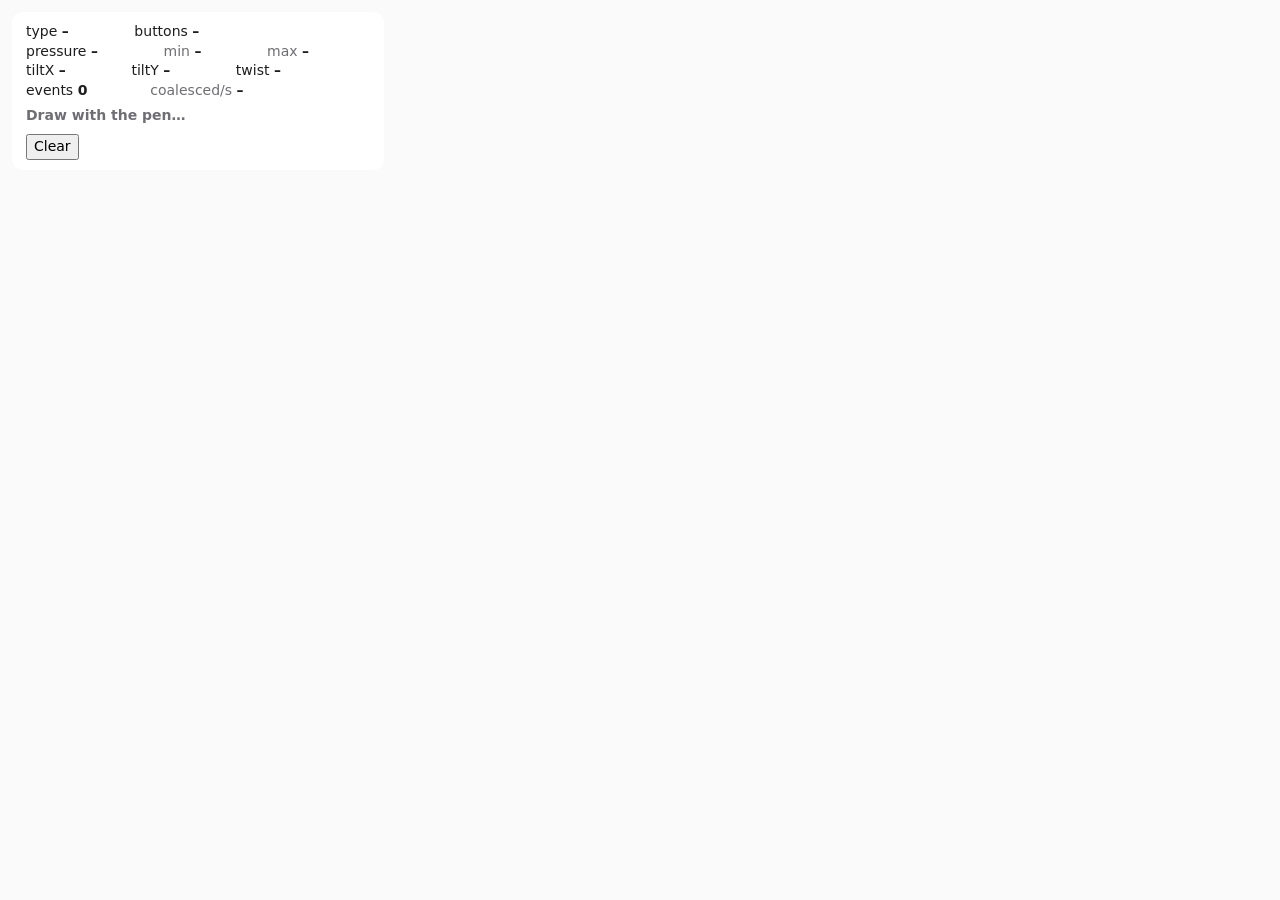
<file: tools/pen-test/index.html>
<!doctype html>
<html lang="en">
<head>
<meta charset="utf-8">
<meta name="viewport" content="width=device-width, initial-scale=1">
<title>Inkbridge pen test</title>
<!--
  Shows exactly what the OS delivers to applications through the standard
  Pointer Events API: pointer type, pressure, tilt and twist. Stroke width is
  proportional to pressure. Open it in any browser (Edge/Chrome/Firefox) on
  the host and draw with Inkbridge.
-->
<style>
  :root { color-scheme: light dark; --bg: #fafafa; --fg: #1d1d1f; --muted: #6e6e73; --ink: #1d4ed8; --panel: rgba(255,255,255,.85); }
  @media (prefers-color-scheme: dark) { :root { --bg: #111; --fg: #f2f2f2; --muted: #a0a0a5; --ink: #7aa2ff; --panel: rgba(30,30,30,.85); } }
  html, body { margin: 0; height: 100%; background: var(--bg); color: var(--fg); font: 14px/1.4 system-ui, sans-serif; }
  canvas { position: fixed; inset: 0; width: 100%; height: 100%; touch-action: none; cursor: crosshair; }
  #panel { position: fixed; top: 12px; left: 12px; padding: 10px 14px; border-radius: 10px; background: var(--panel); backdrop-filter: blur(6px); font-variant-numeric: tabular-nums; pointer-events: none; }
  #panel b { display: inline-block; min-width: 7ch; }
  .muted { color: var(--muted); }
  #verdict { margin-top: 6px; font-weight: 600; }
  button { pointer-events: auto; margin-top: 8px; font: inherit; }
</style>
</head>
<body>
<canvas id="c"></canvas>
<div id="panel">
  <div>type <b id="type">–</b> buttons <b id="buttons">–</b></div>
  <div>pressure <b id="p">–</b> <span class="muted">min</span> <b id="pmin">–</b> <span class="muted">max</span> <b id="pmax">–</b></div>
  <div>tiltX <b id="tx">–</b> tiltY <b id="ty">–</b> twist <b id="tw">–</b></div>
  <div>events <b id="n">0</b> <span class="muted">coalesced/s</span> <b id="rate">–</b></div>
  <div id="verdict" class="muted">Draw with the pen…</div>
  <button id="clear">Clear</button>
</div>
<script>
const c = document.getElementById('c'), ctx = c.getContext('2d');
const $ = id => document.getElementById(id);
let pmin = Infinity, pmax = -Infinity, n = 0, last = null, sawPen = false, sawTilt = false;
let window_ = [];

function resize() {
  const dpr = window.devicePixelRatio || 1;
  c.width = innerWidth * dpr; c.height = innerHeight * dpr;
  ctx.setTransform(dpr, 0, 0, dpr, 0, 0);
  ctx.lineCap = 'round';
}
addEventListener('resize', resize); resize();

function verdict() {
  const v = $('verdict');
  if (!sawPen) { v.textContent = 'Not a pen yet (pointer type is not "pen").'; return; }
  const range = pmax - pmin;
  v.textContent = range > 0.3
    ? `✓ Pen with pressure (range ${pmin.toFixed(2)}–${pmax.toFixed(2)})${sawTilt ? ' and tilt' : ''}`
    : `Pen detected, pressure range small so far (${range.toFixed(2)})`;
  v.className = range > 0.3 ? '' : 'muted';
}

function draw(e) {
  for (const ev of (e.getCoalescedEvents ? e.getCoalescedEvents() : [e])) {
    n++; window_.push(performance.now());
    if (ev.pointerType === 'pen') sawPen = true;
    if (ev.tiltX || ev.tiltY) sawTilt = true;
    if (ev.buttons & 1) {
      pmin = Math.min(pmin, ev.pressure); pmax = Math.max(pmax, ev.pressure);
      if (last) {
        ctx.strokeStyle = getComputedStyle(document.documentElement).getPropertyValue('--ink');
        ctx.lineWidth = 1 + ev.pressure * 14;
        ctx.beginPath(); ctx.moveTo(last.x, last.y); ctx.lineTo(ev.clientX, ev.clientY); ctx.stroke();
      }
      last = { x: ev.clientX, y: ev.clientY };
    } else last = null;
  }
  $('type').textContent = e.pointerType; $('buttons').textContent = e.buttons;
  $('p').textContent = e.pressure.toFixed(3);
  $('pmin').textContent = isFinite(pmin) ? pmin.toFixed(3) : '–';
  $('pmax').textContent = isFinite(pmax) ? pmax.toFixed(3) : '–';
  $('tx').textContent = e.tiltX; $('ty').textContent = e.tiltY; $('tw').textContent = e.twist;
  $('n').textContent = n;
  const now = performance.now(); window_ = window_.filter(t => now - t < 1000);
  $('rate').textContent = window_.length;
  verdict();
}
c.addEventListener('pointermove', draw);
c.addEventListener('pointerdown', e => { last = null; draw(e); });
c.addEventListener('pointerup', () => { last = null; });
$('clear').onclick = () => { ctx.clearRect(0, 0, c.width, c.height); pmin = Infinity; pmax = -Infinity; n = 0; sawPen = sawTilt = false; verdict(); };
</script>
</body>
</html>
</file>
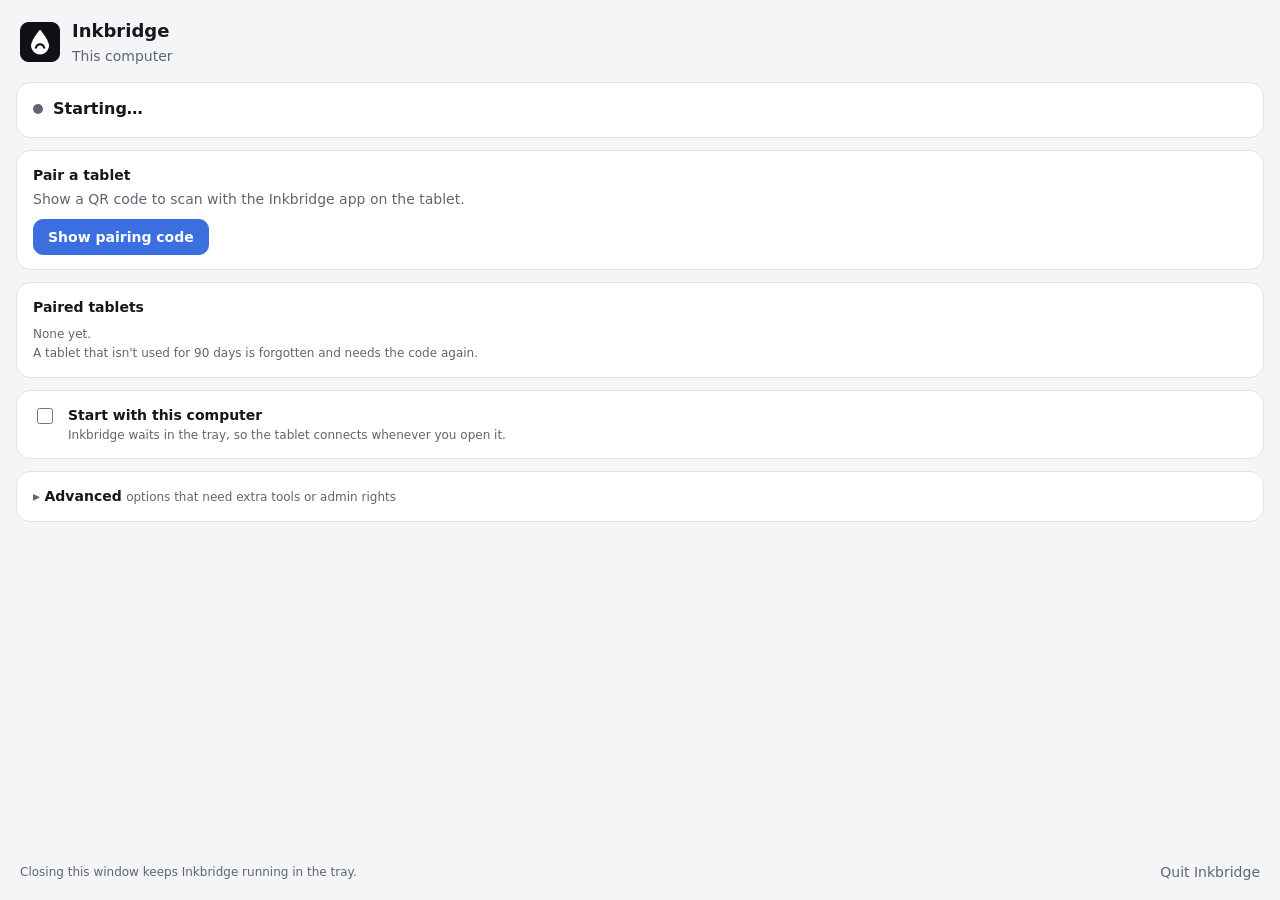
<file: apps/desktop/ui/index.html>
<!doctype html>
<html lang="en">
<head>
  <meta charset="utf-8">
  <meta name="viewport" content="width=device-width, initial-scale=1">
  <title>Inkbridge</title>
  <link rel="stylesheet" href="style.css">
</head>
<body>
  <header>
    <img src="icon.png" alt="" class="logo">
    <div>
      <h1>Inkbridge</h1>
      <p class="muted" id="computer">This computer</p>
    </div>
  </header>

  <main>
    <section class="card" id="status-card">
      <div class="status-line">
        <span class="dot" id="dot"></span>
        <span id="status-title">Starting…</span>
      </div>
      <p class="muted" id="status-detail"></p>
    </section>

    <section class="card" id="pairing">
      <div id="pair-idle">
        <h2>Pair a tablet</h2>
        <p class="muted">Show a QR code to scan with the Inkbridge app on the tablet.</p>
        <button class="primary" id="pair-button">Show pairing code</button>
      </div>
      <div id="pair-open" hidden>
        <h2>Scan with your tablet</h2>
        <p class="muted">In the Inkbridge app, tap <b>Pair with a computer</b> and point the camera here.</p>
        <div class="qr" id="qr"></div>
        <p class="muted small" id="pair-note"></p>
        <button id="pair-cancel">Cancel</button>
      </div>
    </section>

    <section class="card">
      <h2>Paired tablets</h2>
      <ul id="paired"></ul>
      <p class="muted small" id="paired-empty">None yet.</p>
      <p class="muted small">A tablet that isn't used for 90 days is forgotten and needs the code again.</p>
    </section>
    <section class="card">
      <label class="toggle">
        <input type="checkbox" id="autostart">
        <span>
          <b>Start with this computer</b>
          <span class="muted small block">Inkbridge waits in the tray, so the tablet connects whenever you open it.</span>
        </span>
      </label>
    </section>

    <details class="card" id="advanced">
      <summary><b>Advanced</b> <span class="muted small">options that need extra tools or admin rights</span></summary>

      <label class="toggle">
        <input type="checkbox" id="adb">
        <span>
          <b>USB without tethering (adb)</b>
          <span class="muted small block">For a Mac, or when USB tethering is off. Needs Android's platform
          tools (adb) on this computer and USB debugging on the tablet.</span>
        </span>
      </label>

      <div class="option" id="extra-screen-win" hidden>
        <b>Tablet as an extra screen</b>
        <span class="muted small block">Windows needs a virtual display driver for this: the free,
          open-source Virtual Display Driver (MIT licence, signed by SignPath Foundation). Installing it asks
          for admin rights once. Then "Extra screen" appears in the tablet's Screen menu.</span>
        <span class="muted small block" id="extra-screen-state"></span>
        <button id="extra-screen-install">Install the driver…</button>
        <button id="extra-screen-remove" hidden>Remove the driver…</button>
      </div>

      <div class="option" id="extra-screen-mac" hidden>
        <b>Tablet as an extra screen</b>
        <span class="muted small block">Nothing to install on a Mac: choose "Extra screen" in the tablet's
          Screen menu. "Sharpest picture" shows it pixel for pixel, with thin bars.</span>
      </div>

      <div class="option" id="usb-routing" hidden>
        <b>Keep internet traffic off the tablet</b>
        <span class="muted small block">With USB tethering on, Windows may send some of this computer's
          internet traffic through the tablet. This tells Windows to prefer your normal network
          (asks for admin rights once).</span>
        <button id="usb-routing-fix">Fix routing…</button>
      </div>
      <p class="muted small" id="advanced-note"></p>
    </details>
  </main>

  <footer>
    <span class="muted small">Closing this window keeps Inkbridge running in the tray.</span>
    <button class="link" id="quit">Quit Inkbridge</button>
  </footer>

  <dialog id="ask">
    <p id="ask-text"></p>
    <div class="actions">
      <button id="ask-cancel">Cancel</button>
      <button class="danger" id="ask-ok">Forget</button>
    </div>
  </dialog>

  <script src="app.js"></script>
</body>
</html>
</file>
<file: apps/desktop/ui/style.css>
/* The palette of the tablet app (apps/android Ui.kt), with a light theme. */
:root {
  --bg: #f4f5f7;
  --surface: #ffffff;
  --outline: #e1e3e8;
  --text: #15171c;
  --muted: #5f6672;
  --accent: #3b6fe0;
  --ok: #2e9e5b;
  --warn: #c0503f;
  color-scheme: light dark;
}
@media (prefers-color-scheme: dark) {
  :root {
    --bg: #101114;
    --surface: #1c1e24;
    --outline: #2e313a;
    --text: #eceef2;
    --muted: #9aa0aa;
    --accent: #6c9bff;
    --ok: #5fd08f;
    --warn: #ff8a7a;
  }
}
* { box-sizing: border-box; }
html, body { margin: 0; height: 100%; }
body {
  background: var(--bg);
  color: var(--text);
  font: 14px/1.45 system-ui, -apple-system, "Segoe UI", sans-serif;
  display: flex;
  flex-direction: column;
  user-select: none;
}
header { display: flex; align-items: center; gap: 12px; padding: 18px 20px 6px; }
.logo { width: 40px; height: 40px; }
h1 { font-size: 18px; margin: 0; }
h2 { font-size: 14px; margin: 0 0 4px; }
main { flex: 1; overflow-y: auto; padding: 10px 16px; display: flex; flex-direction: column; gap: 12px; }
.card { background: var(--surface); border: 1px solid var(--outline); border-radius: 14px; padding: 14px 16px; }
.muted { color: var(--muted); margin: 2px 0 0; }
.small { font-size: 12px; }
.status-line { display: flex; align-items: center; gap: 10px; font-size: 16px; font-weight: 600; }
.dot { width: 10px; height: 10px; border-radius: 50%; background: var(--muted); flex: none; }
.dot.on { background: var(--ok); box-shadow: 0 0 0 4px color-mix(in srgb, var(--ok) 20%, transparent); }
button {
  font: inherit; color: var(--text); background: transparent; border: 1px solid var(--outline);
  border-radius: 10px; padding: 7px 14px; margin-top: 10px; cursor: pointer;
}
button:hover { border-color: var(--accent); }
button.primary { background: var(--accent); border-color: var(--accent); color: #fff; font-weight: 600; }
button.link { border: none; padding: 4px 0; margin: 0; color: var(--muted); }
button.link:hover { color: var(--warn); }
.qr { background: #fff; border-radius: 12px; padding: 10px; margin: 12px auto 4px; width: fit-content; }
.qr svg { display: block; width: 240px; height: 240px; }
ul { list-style: none; margin: 8px 0 4px; padding: 0; }
li { display: flex; align-items: center; justify-content: space-between; padding: 7px 0; border-top: 1px solid var(--outline); }
li:first-child { border-top: none; }
li .name { font-weight: 600; }
footer { display: flex; justify-content: space-between; align-items: center; gap: 12px; padding: 10px 20px 14px; }

.block { display: block; }
.toggle { display: flex; gap: 12px; align-items: flex-start; cursor: pointer; }
.toggle input { margin-top: 3px; accent-color: var(--accent); width: 16px; height: 16px; flex: none; }
details summary { cursor: pointer; list-style: none; }
details summary::-webkit-details-marker { display: none; }
details summary::before { content: "▸ "; color: var(--muted); }
details[open] summary::before { content: "▾ "; }
details .toggle, details .option { margin-top: 14px; padding-top: 12px; border-top: 1px solid var(--outline); }
#quit { white-space: nowrap; }

/* Everything shrinks with the window; long names wrap instead of overflowing. */
main, .card, li > div { min-width: 0; }
li .name, .muted { overflow-wrap: anywhere; }
li { gap: 12px; }
li button { flex: none; }
dialog {
  border: 1px solid var(--outline); border-radius: 14px; padding: 18px 20px;
  background: var(--surface); color: var(--text); width: min(340px, calc(100vw - 32px));
  box-shadow: 0 12px 40px rgb(0 0 0 / 0.35);
}
dialog::backdrop { background: rgb(0 0 0 / 0.35); }
dialog p { margin: 0 0 6px; }
.actions { display: flex; justify-content: flex-end; gap: 8px; }
button.danger { background: var(--warn); border-color: var(--warn); color: #fff; font-weight: 600; }
</file>
